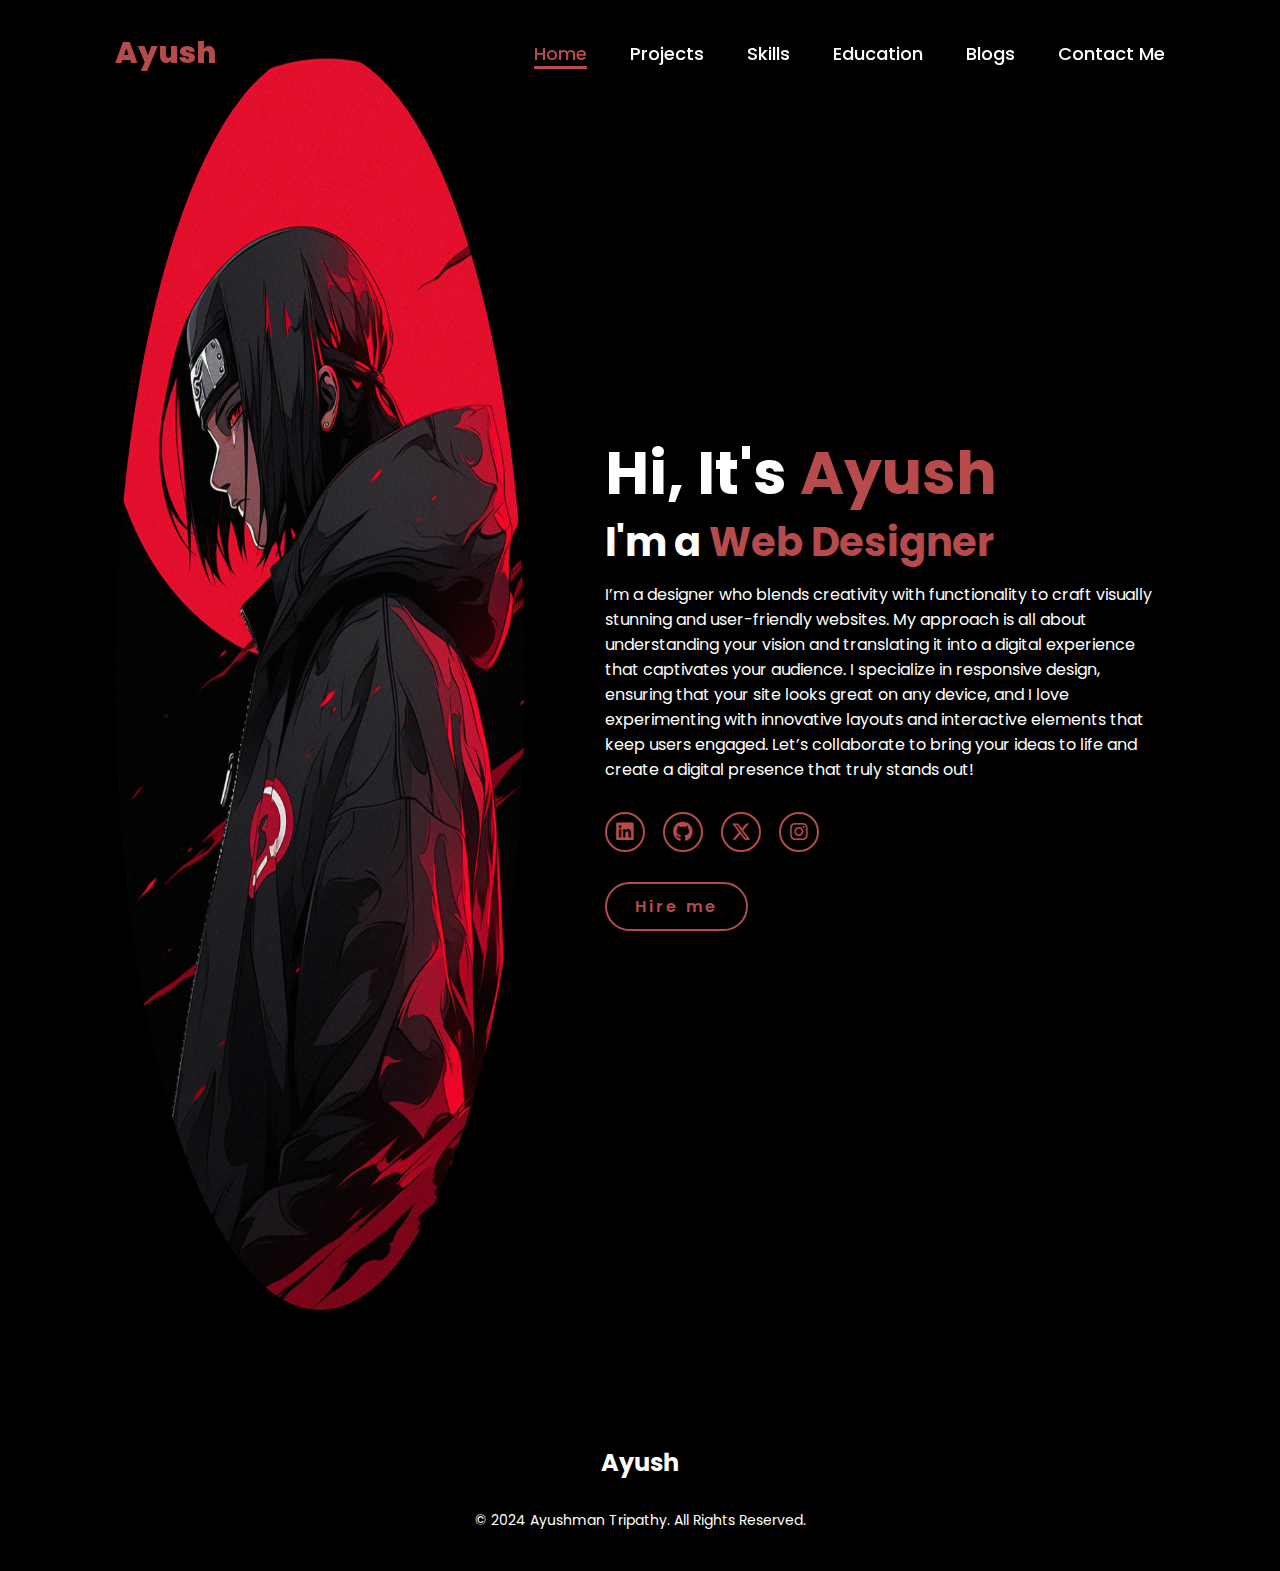
<file: index.html>
<!DOCTYPE html>
<html lang="en">
    
<head>
    <meta charset="UTF-8">
    <meta name="viewport" content="width=device-width, initial-scale=1.0">
    <link rel="stylesheet" href="https://cdnjs.cloudflare.com/ajax/libs/font-awesome/6.5.2/css/all.min.css">
    <link rel="stylesheet" href="style.css">
    <title>Portfolio Website</title>
</head>
<body>
    <header>
        <a href="#" class="logo">Ayush</a>

        <nav>
            <a href="#" class="active"> Home</a>
            <a href="projects.html" >Projects</a>
            <a href="skills.html" >Skills</a>
            <a href="education.html" >Education</a>
            <a href="Blogs.html" >Blogs</a>
            <a href="contact.html" >Contact Me</a>
        </nav>
    </header>
    <section class="home">
        <div class="home-img">
            <img src="main.jpg" alt="">
        </div>
        <div class="home-content">
            <h1>Hi, It's <span>Ayush</span></h1>
            <h3 class="text">I'm a <span>Web Designer</span></h3>
            <p> I’m a designer who blends creativity with functionality to craft visually stunning and user-friendly websites. My approach is all about understanding your vision and translating it into a digital experience that captivates your audience. I specialize in responsive design, ensuring that your site looks great on any device, and I love experimenting with innovative layouts and interactive elements that keep users engaged. Let’s collaborate to bring your ideas to life and create a digital presence that truly stands out!</p>

            <div class="social-icons">
                <a href="https://www.linkedin.com/in/ayushman-tripathy-9159b5330?utm_source=share&utm_campaign=share_via&utm_content=profile&utm_medium=android_app"><i class="fa-brands fa-linkedin"></i></a>
                <a href="https://github.com/Ayush-x007"><i class="fa-brands fa-github"></i></a>
                <a href="#"><i class="fa-brands fa-x-twitter"></i></a>
                <a href=" https://www.instagram.com/_aayush_x007?igsh=cjNmYWRyeWt1NnN1"><i class="fa-brands fa-instagram"></i></a>
            </div>
            <a href="contact.html" class="btn">Hire me</a>
        </div>
    </section>
    <footer>
        <div class="footer-content">
            <h4>Ayush</h4>
        </div>
        <div class="footer-bottom">
            <p>&copy; 2024 Ayushman Tripathy. All Rights Reserved.</p>
        </div>
    </footer>
</body>
</html>
</file>
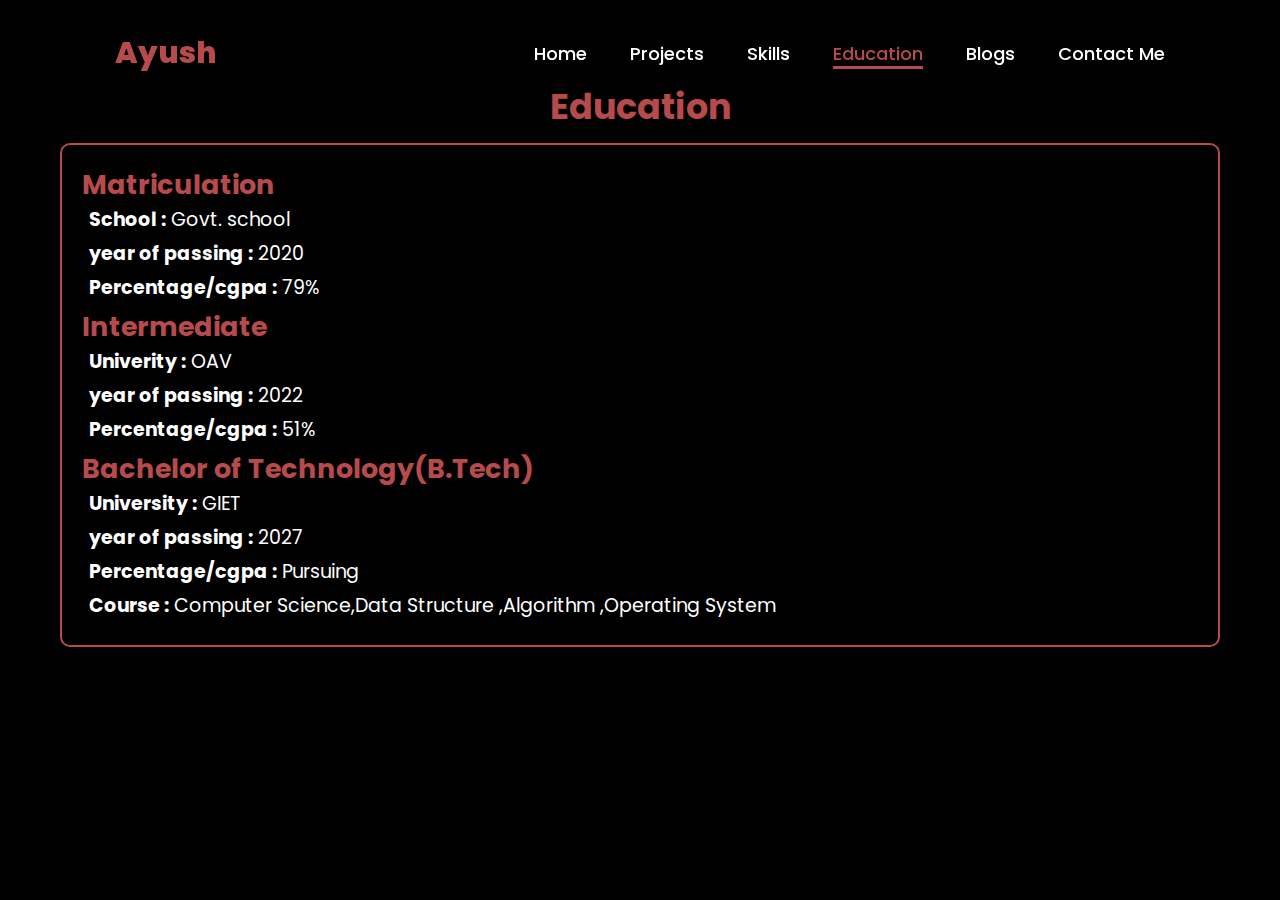
<file: education.html>
<!DOCTYPE html>
<html lang="en">
<head>
    <meta charset="UTF-8">
    <meta name="viewport" content="width=device-width, initial-scale=1.0">
    <link rel="stylesheet" href="education.css">
    <title>Document</title>
</head>
<body>
    <header>
        <a href="#" class="logo">Ayush</a>

        <nav>
            <a href="index.html" > Home</a>
            <a href="projects.html" >Projects</a>
            <a href="skills.html" >Skills</a>
            <a href="education.html" class="active">Education</a>
            <a href="Blogs.html" >Blogs</a>
            <a href="contact.html" >Contact Me</a>
        </nav>
    </header>
    <section id="education">
        <h2>Education</h2>
        <div class="education-cart">
          <h3>Matriculation</h3>
          <p><strong>School :</strong> Govt. school</p>
          <p><strong>year of passing :</strong> 2020</p>
          <p><strong>Percentage/cgpa :</strong> 79%</p>
    
          <h3>Intermediate</h3>
          <p><strong>Univerity :</strong> OAV </p>
          <p><strong>year of passing :</strong> 2022</p>
          <p><strong>Percentage/cgpa :</strong> 51%</p>
    
          <h3>Bachelor of Technology(B.Tech)</h3>
          <p><strong>University :</strong> GIET </p>
          <p><strong>year of passing :</strong> 2027</p>
          <p><strong>Percentage/cgpa :</strong> Pursuing</p>
          <p><strong>Course :</strong> Computer Science,Data Structure ,Algorithm ,Operating System</p>
        </div>
    </section>
</body>
</html>
</file>
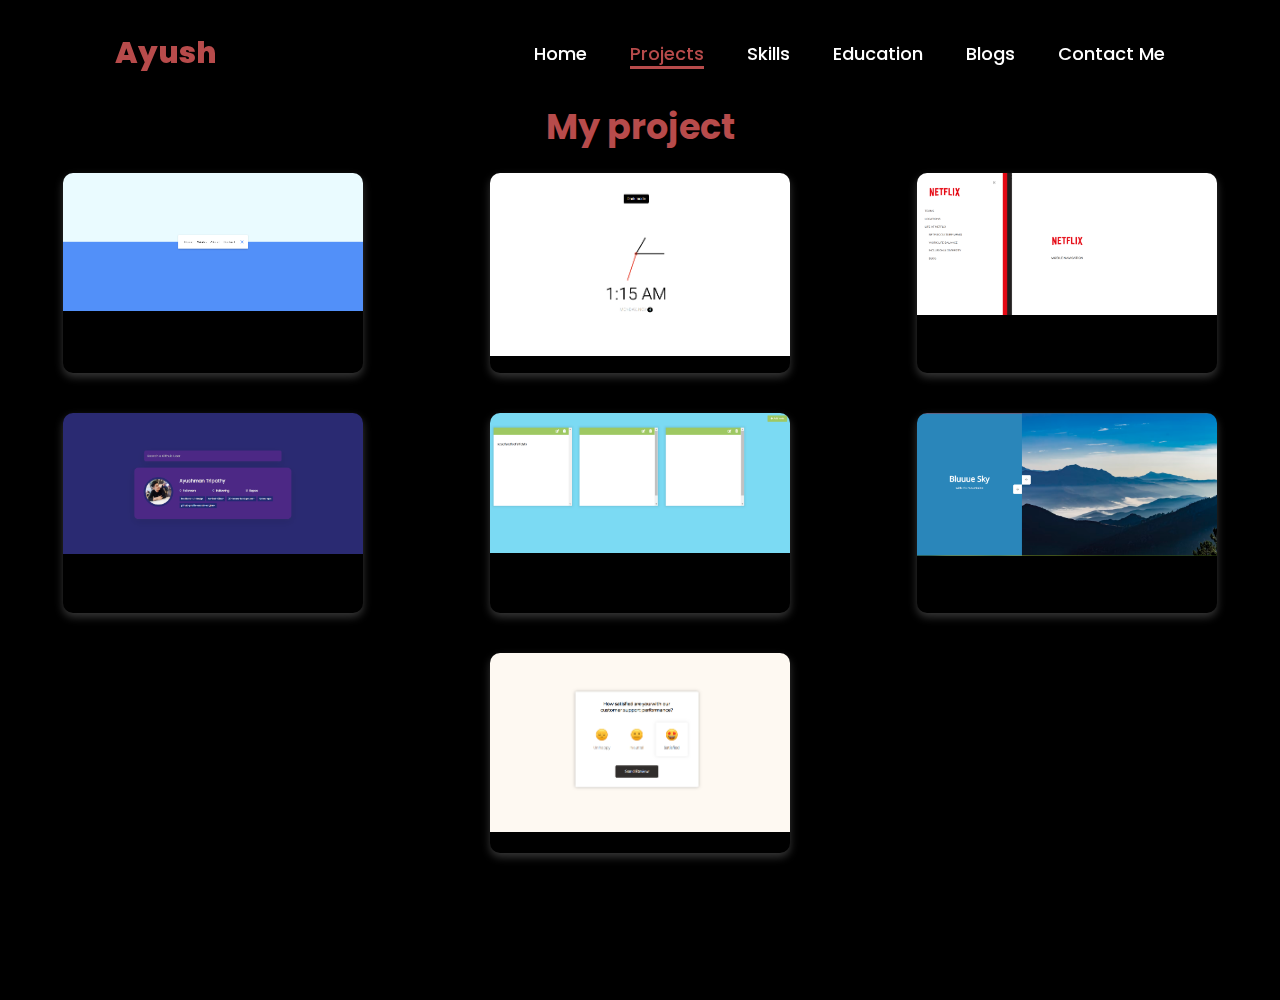
<file: projects.html>
<!DOCTYPE html>
<html lang="en">
<head>
    <meta charset="UTF-8">
    <meta name="viewport" content="width=device-width, initial-scale=1.0">
    <link rel="stylesheet" href="projects.css">
    <title>Document</title>
</head>
<body>
    <header>
        <a href="#" class="logo">Ayush</a>

        <nav>
            <a href="index.html" > Home</a>
            <a href="#" class="active" >Projects</a>
            <a href="skills.html" >Skills</a>
            <a href="education.html" >Education</a>
            <a href="Blogs.html" >Blogs</a>
            <a href="contact.html">Contact Me</a>
        </nav>
    </header>
    <section id="project">
        <h2>My project</h2>

        <div class="group-card">
            <div class="project-card">
                <div class="project-image">
                    <img src="Animated navigation.png" alt="project-image">
                </div>
                <div class="project-description">
                    <h3>Animated-nevigation</h3>
                    <p>A brief description of the project goes here.This is an overview of what the project is about <a
                            href="https://github.com/Ayush-x007/Animated-nevigation" class="view-botton">Live </a>
                        <a href="https://github.com/Ayush-x007/Animated-nevigation" class="view-botton">Code source</a>
                    </p>
                </div>
            </div>

            <div class="project-card">
                <div class="project-image">
                    <img src="theme clock.png" alt="project-image">
                </div>
                <div class="project-description">
                    <h3>Theme clock</h3>
                    <p>A brief description of the project goes here.This is an overview of what the project is about <a
                            href="https://github.com/Ayush-x007/Theme-clock" class="view-botton">Live </a>
                        <a href="https://github.com/Ayush-x007/Theme-clock" class="view-botton">Code source</a>
                    </p>
                </div>
            </div>
            <div class="project-card">
                <div class="project-image">
                    <img src="netflix nav.png" alt="project-image">
                </div>
                <div class="project-description">
                    <h3>netflix-nav</h3>
                    <p>A brief description of the project goes here.This is an overview of what the project is about <a
                            href="https://github.com/Ayush-x007/Netflix-mobile-nevigation" class="view-botton">Live </a>
                        <a href="https://github.com/Ayush-x007/Netflix-mobile-nevigation" class="view-botton">Code source</a>
                    </p>
                </div>
            </div>
            <div class="project-card">
                <div class="project-image">
                    <img src="github profile.png" alt="project-image">
                </div>
                <div class="project-description">
                    <h3>github profile searcher</h3>
                    <p>A brief description of the project goes here.This is an overview of what the project is about <a
                            href="https://github.com/Ayush-x007/github-profile-search-engine-" class="view-botton">Live </a>
                        <a href="https://github.com/Ayush-x007/github-profile-search-engine-" class="view-botton">Code source</a>
                    </p>
                </div>
            </div>
            <div class="project-card">
                <div class="project-image">
                    <img src="notes app.png" alt="project-image">
                </div>
                <div class="project-description">
                    <h3>Notes app</h3>
                    <p>A brief description of the project goes here.This is an overview of what the project is about <a
                            href="https://github.com/Ayush-x007/Notes-app" class="view-botton">Live </a>
                        <a href="https://github.com/Ayush-x007/Notes-app" class="view-botton">Code source</a>
                    </p>
                </div>
            </div>
            <div class="project-card">
                <div class="project-image">
                    <img src="Vertical slider.png" alt="project-image">
                </div>
                <div class="project-description">
                    <h3>Vertical slider</h3>
                    <p>A brief description of the project goes here.This is an overview of what the project is about <a
                            href="https://github.com/Ayush-x007/Vertical-Slider" class="view-botton">Live </a>
                        <a href="https://github.com/Ayush-x007/Vertical-Slider" class="view-botton">Code source</a>
                    </p>
                </div>
            </div>
            <div class="project-card">
                <div class="project-image">
                    <img src="feedback ui.png" alt="project-image">
                </div>
                <div class="project-description">
                    <h3>feedback ui design</h3>
                    <p>A brief description of the project goes here.This is an overview of what the project is about <a
                            href="https://github.com/Ayush-x007/feedback-ui-design" class="view-botton">Live </a>
                        <a href="https://github.com/Ayush-x007/feedback-ui-design" class="view-botton">Code source</a>
                    </p>
                </div>
            </div>
        </div>

    </section>
   
</body>
</html>
</file>
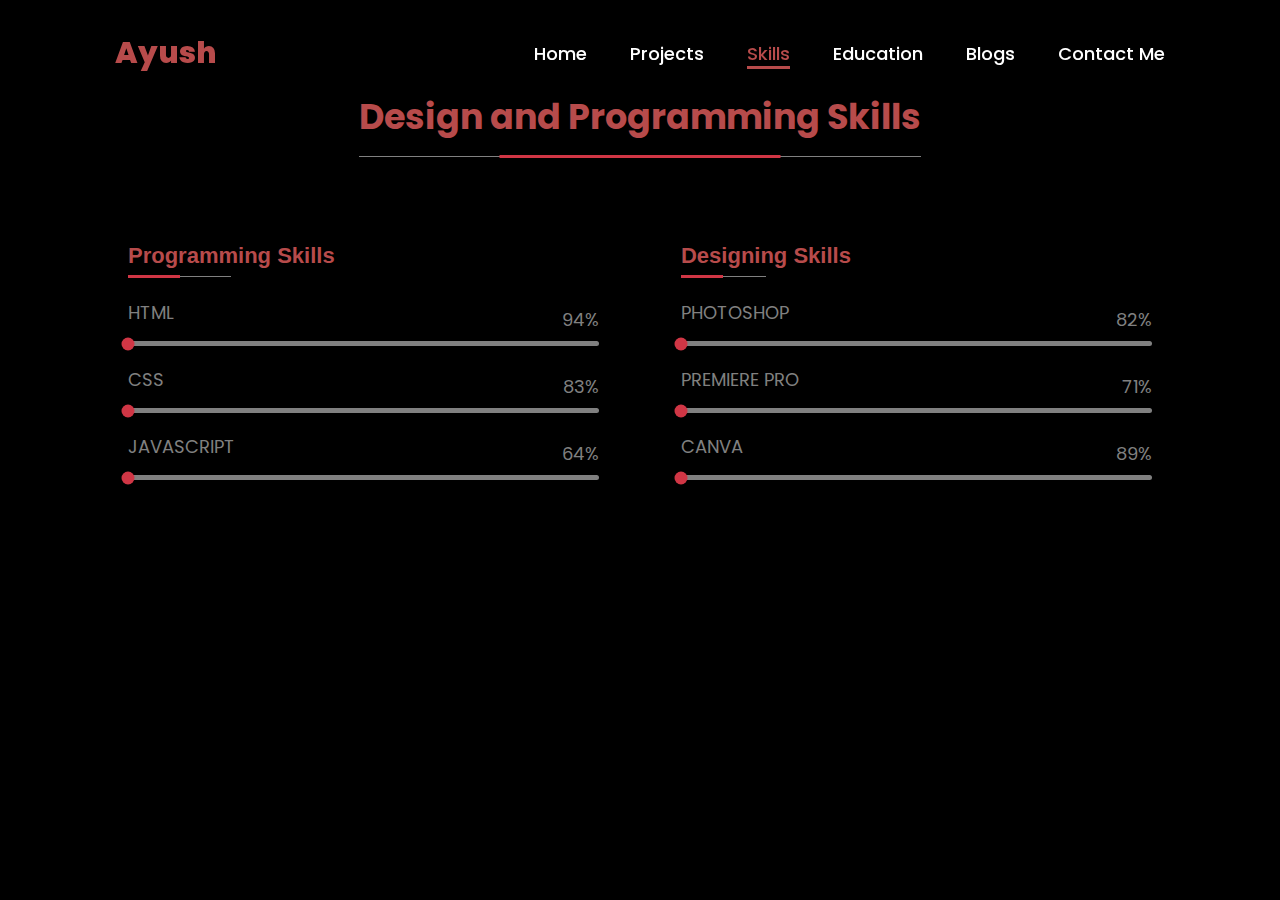
<file: skills.html>
<!DOCTYPE html>
<html>
<head>
	<link rel="stylesheet" type="text/css" href="skills.css">
	<meta name="viewport" content="width=device-width, initial-scale=1.0">
	<title>My Skills</title>
</head>
<body>
	<header>
        <a href="#" class="logo">Ayush</a>

        <nav>
            <a href="index.html" > Home</a>
            <a href="projects.html" >Projects</a>
            <a href="skills.html"class="active" >Skills</a>
            <a href="education.html" >Education</a>
            <a href="Blogs.html" >Blogs</a>
            <a href="contact.html">Contact Me</a>
        </nav>
    </header>
<div class="container">

	<div class="main-title">
		<h1>Design and Programming Skills</h1>
	</div>

	<div class="row">

		<section class="col">
			
			<div class="sub-title">
				<h2>Programming Skills</h2>
			</div>

			<div class="skills-container">
				
				<div class="skill">
					<div class="subject">HTML</div>
					<div class="progress-bar" value="94%">
						<div class="progress-line" style="max-width: 94%"></div>
					</div>
				</div>

				<div class="skill">
					<div class="subject">CSS</div>
					<div class="progress-bar" value="83%">
						<div class="progress-line" style="max-width: 83%"></div>
					</div>
				</div>

                <div class="skill">
					<div class="subject">JavaScript</div>
					<div class="progress-bar" value="64%">
						<div class="progress-line" style="max-width: 64%"></div>
					</div>
				</div>

			</div>
		</section>

		<section class="col">
			
			<div class="sub-title">
				<h2>Designing Skills</h2>
			</div>

			<div class="skills-container">
				
				<div class="skill">
					<div class="subject">Photoshop</div>
					<div class="progress-bar" value="82%">
						<div class="progress-line" style="max-width: 82%"></div>
					</div>
				</div>

				<div class="skill">
					<div class="subject">Premiere Pro</div>
					<div class="progress-bar" value="71%">
						<div class="progress-line" style="max-width: 71%"></div>
					</div>
				</div>

                <div class="skill">
					<div class="subject">Canva</div>
					<div class="progress-bar" value="89%">
						<div class="progress-line" style="max-width: 89%"></div>
					</div>
				</div>

			</div>
		</section>

	</div>

</div>
</body>
</html>
</file>
<file: style.css>
@import url('https://fonts.googleapis.com/css2?family=Poppins:wght@100;200;300;400;500;600&display=swap');

*{
    margin: 0;
    padding: 0;
    box-sizing: border-box;
    text-decoration: none;
    border: none;
    outline: none;
    font-family: 'Poppins', sans-serif;
}

html{
    font-size: 62.5%;
}

body{
    width: 100%;
    height: 100vh;
    overflow-x: hidden;
    background-color: black;
    color: white;
}

header{
    margin-top: 20px;
    position: fixed;
    top: 0;
    left: 0;
    width: 100%;
    padding: 1rem 9%;
    background-color: transparent;
    filter: drop-shadow(10px);
    display: flex;
    justify-content: space-between;
    align-items: center;
    z-index: 100;
}

.logo{
    font-size: 3rem;
    color: #b74b4b;
    font-weight: 800;
    cursor: pointer;
    transition: 0.5s ease;
}

.logo:hover{
    transform: scale(1.1);
}

nav a{
    font-size: 1.8rem;
    color: white;
    margin-left: 4rem;
    font-weight: 500;
    transition: 0.3s ease;
    border-bottom: 3px solid transparent;
}

nav a:hover,
nav a.active{
    color: #b74b4b;
    border-bottom: 3px solid #b74b4b;
}

@media(max-width:995px){
    nav{
        position: absolute;
        display: none;
        top: 0;
        right: 0;
        width: 40%;
        border-left: 3px solid #b74b4b;
        border-bottom: 3px solid #b74b4b;
        border-bottom-left-radius: 2rem;
        padding: 1rem solid;
        background-color: #161616;
        border-top: 0.1rem solid rgba(0,0,0,0.1);
    }

    nav.active{
        display: block;
    }

    nav a{
        display: block;
        font-size: 2rem;
        margin: 3rem 0;
    }

    nav a:hover,
    nav a.active{
        padding: 1rem;
        border-radius: 0.5rem;
        border-bottom: 0.5rem solid #b74b4b;
    }
}

section{
    min-height: 100vh;
    padding: 5rem 9% 5rem;
}

.home{
    display: flex;
    justify-content: center;
    align-items: center;
    gap: 8rem;
    background-color: black;
}

.home .home-content h1{
    font-size: 6rem;
    font-weight: 700;
    line-height: 1.3;
}

span{
    color: #b74b4b;
}

.home-content h3{
    font-size: 4rem;
    margin-bottom: 1rem;
    font-weight: 700;
}

.home-content p{
    font-size: 1.6rem;
}

.home-img{
    border-radius: 50%;
}

.home-img img{
    position: relative;
    width: 32vw;
    height: 140vh;
    border-radius: 50%;
    box-shadow: 0 0 25px solid #b74b4b;
    cursor: pointer;
    transition: 0.2s linear;
}

.home-img img:hover{
    font-size: 1.8rem;
    font-weight: 500;
}

.social-icons a{
    display: inline-flex;
    justify-content: center;
    align-items: center;
    width: 4rem;
    height: 4rem;
    background-color: transparent;
    border: 0.2rem solid #b74b4b;
    font-size: 2rem;
    border-radius: 50%;
    margin: 3rem 1.5rem 3rem 0;
    transition: 0.3s ease;
    color: #b74b4b;
}

.social-icons a:hover{
    color: black;
    transform: scale(1.3) translateY(-5px);
    background-color: #b74b4b;
    box-shadow: 0  0 25px #b74b4b;
}

.btn{
    display: inline-block;
    padding: 1rem 2.8rem;
    background-color: black;
    border-radius: 4rem;
    font-size: 1.6rem;
    color: #b74b4b;
    letter-spacing: 0.3rem;
    font-weight: 600;
    border: 2px solid #b74b4b;
    transition: 0.3s ease;
    cursor: pointer;
}

.btn:hover{
    transform: scale3d(1.03);
    background-color: #b74b4b;
    color: black;
    box-shadow: 0 0 25px #b74b4b;
}

@keyframes cursor{
    to{
        border-left: 3px solid #b74b4b;
    }
}

@media (max-width: 1000px){
    .home{
        gap: 4rem;
    }
}

@media(max-width:995px){
    .home{
        flex-direction: column;
        margin: 5rem 4rem;
    }

    .home .home-content h3{
        font-size: 2.5rem;
    }

    .home-content h1{
        font-size: 5rem;
    }

    .home-img img{
        width: 70vw;
        margin-top: 4rem;
    }
}
footer {
    background-color: transparent;
    color: white;
    padding: 30px 0;
    text-align: center;
    margin-top: 50px;
}

.footer-content h4 {
    font-size: 24px;
    margin-bottom: 10px;
}

.footer-content p {
    font-size: 16px;
}

.footer-bottom {
    background-color: transparent;
    padding: 10px 0;
    margin-top: 20px;
}

.footer-bottom p {
    margin: 0;
    font-size: 14px;
}
@media(max-width: 600px){
    body {
        padding: 0 1rem; 
    }

    header {
        padding: 1rem 5%; 
    }

    .logo {
        font-size: 1.3rem; 
    }
    nav {
        display: contents;
        position:relative;
        top: 0;
        right: 0;
        width: 40%;
        border-bottom-left-radius: 2rem;
        padding: 1rem solid;
        background-color: #161616;
        border-top: 0.1rem solid rgba(0,0,0,0.1);
    }
    
    nav a {
        font-size: 1rem; 
        margin-left: 2rem; 
        display: block;
        margin: 0.1rem 0;
    }
    nav a:hover,
    nav a.active{
        padding: 0.5rem;
        border-radius: 0.2rem;
        border-bottom: 0.2rem solid #b74b4b;
    }
    .home {
        flex-direction: column; 
        gap: 2rem; 
        margin: 3rem 0; 
    }

    .home .home-content h1 {
        font-size: 4rem; 
    }

    .home-content h3 {
        font-size: 2rem; 
    }

    .home-content p {
        font-size: 1.4rem; 
    }

    .home-img img {
        width: 80vw; 
        height: auto; 
        margin-top: 2rem; 
    }

    .btn {
        padding: 0.8rem 2rem; 
        font-size: 1.4rem; 
    }

    .social-icons a {
        width: 3rem; 
        height: 3rem; 
        font-size: 1.5rem; 
    }

    footer {
        padding: 20px 0;
    }

    .footer-content h4 {
        font-size: 20px; 
    }

    .footer-content p {
        font-size: 14px; 
    }

    .footer-bottom p {
        font-size: 12px;
    }
}
</file>
<file: education.css>
@import url('https://fonts.googleapis.com/css2?family=Poppins:wght@100;200;300;400;500;600&display=swap');

*{
    margin: 0;
    padding: 0;
    box-sizing: border-box;
    text-decoration: none;
    border: none;
    outline: none;
    font-family: 'Poppins', sans-serif;
}

html{
    font-size: 62.5%;
}

body{
    width: 100%;
    height: 100vh;
    overflow-x: hidden;
    background-color: black;
    color: white;
}

header{
    margin-top: 20px;
    position: fixed;
    top: 0;
    left: 0;
    width: 100%;
    padding: 1rem 9%;
    background-color: transparent;
    filter: drop-shadow(10px);
    display: flex;
    justify-content: space-between;
    align-items: center;
    z-index: 100;
}

.logo{
    font-size: 3rem;
    color: #b74b4b;
    font-weight: 800;
    cursor: pointer;
    transition: 0.5s ease;
}

.logo:hover{
    transform: scale(1.1);
}

nav a{
    font-size: 1.8rem;
    color: white;
    margin-left: 4rem;
    font-weight: 500;
    transition: 0.3s ease;
    border-bottom: 3px solid transparent;
}

nav a:hover,
nav a.active{
    color: #b74b4b;
    border-bottom: 3px solid #b74b4b;
}

@media(max-width:995px){
    nav{
        position: absolute;
        display: none;
        top: 0;
        right: 0;
        width: 40%;
        border-left: 3px solid #b74b4b;
        border-bottom: 3px solid #b74b4b;
        border-bottom-left-radius: 2rem;
        padding: 1rem solid;
        background-color: #161616;
        border-top: 0.1rem solid rgba(0,0,0,0.1);
    }

    nav.active{
        display: block;
    }

    nav a{
        display: block;
        font-size: 2rem;
        margin: 3rem 0;
    }

    nav a:hover,
    nav a.active{
        padding: 1rem;
        border-radius: 0.5rem;
        border-bottom: 0.5rem solid #b74b4b;
    }
}
#education{
    padding: 50px;
    background-color: black;
}

#education h2{
    text-align: center;
    font-size: 3.5rem;
    color: #b74b4b;
    margin-top: 30px;
    margin-bottom: 20px;
}
.education-cart{
    text-align: left;
    font-size: 2.0rem;
    color: black;
    margin: 10px;
 }
 .education-cart{
    background-color: transparent;
    border: 2px solid #b74b4b;
    padding: 20px;
    border-radius: 10px;
    margin: 10px ;
    box-shadow: 0 40px 8px rgb(136, 107, 53)(0,0,00,1);
 }
 .education-cart h3{
    color:#b74b4b;
    font-size: 2.7rem;
    
 }
 .education-cart p{
    font-size: 1.9rem;
    color: white;
    margin: 0 7px;
    margin-bottom: 5px;
 }
 .education-cart strong{
    color: white;
 }
 @media(max-width: 600px){
    body {
      padding: 0 1rem; 
  }

  header {
      padding: 1rem 5%; 
  }

  .logo {
      font-size: 1.3rem;
  }
  nav {
      display: contents;
      position:relative;
      top: 0;
      right: 0;
      width: 40%;
      border-bottom-left-radius: 2rem;
      padding: 1rem solid;
      background-color: #161616;
      border-top: 0.1rem solid rgba(0,0,0,0.1);
  }
  
  nav a {
      font-size: 1rem; 
      margin-left: 2rem; 
      display: block;
      margin: 0.1rem 0;
  }
  nav a:hover,
  nav a.active{
      padding: 0.5rem;
      border-radius: 0.2rem;
      border-bottom: 0.2rem solid #b74b4b;
  }
  #education {
    padding: 30px; 
    background-color: black;
}

#education h2 {
    text-align: center;
    font-size: 2.5rem; 
    color: #b74b4b;
    margin-top: 40px; 
    margin-bottom: 15px; 
}

.education-cart {
    text-align: left;
    font-size: 1.6rem; 
    color: black;
    margin: 10px;
    background-color: transparent;
    border: 2px solid #b74b4b;
    padding: 15px;
    border-radius: 10px;
    margin: 10px;
    box-shadow: 0 40px 8px rgba(136, 107, 53, 0.1); 
}

.education-cart h3 {
    color: #b74b4b;
    font-size: 2rem; 
}

.education-cart p {
    font-size: 1.4rem; 
    color: white;
    margin: 0 5px; 
    margin-bottom: 5px;
}

.education-cart strong {
    color: white;
}

}
</file>
<file: projects.css>
@import url('https://fonts.googleapis.com/css2?family=Poppins:wght@100;200;300;400;500;600&display=swap');

*{
    margin: 0;
    padding: 0;
    box-sizing: border-box;
    text-decoration: none;
    border: none;
    outline: none;
    font-family: 'Poppins', sans-serif;
}

html{
    font-size: 62.5%;
}

body{
    width: 100%;
    height: 100vh;
    overflow-x: hidden;
    background-color: black;
    color: white;
}

header{
    margin-top: 20px;
    position: fixed;
    top: 0;
    left: 0;
    width: 100%;
    padding: 1rem 9%;
    background-color: transparent;
    filter: drop-shadow(10px);
    display: flex;
    justify-content: space-between;
    align-items: center;
    z-index: 100;
}

.logo{
    font-size: 3rem;
    color: #b74b4b;
    font-weight: 800;
    cursor: pointer;
    transition: 0.5s ease;
}

.logo:hover{
    transform: scale(1.1);
}

nav a{
    font-size: 1.8rem;
    color: white;
    margin-left: 4rem;
    font-weight: 500;
    transition: 0.3s ease;
    border-bottom: 3px solid transparent;
}

nav a:hover,
nav a.active{
    color: #b74b4b;
    border-bottom: 3px solid #b74b4b;
}

@media(max-width:995px){
    nav{
        position: absolute;
        display: none;
        top: 0;
        right: 0;
        width: 40%;
        border-left: 3px solid #b74b4b;
        border-bottom: 3px solid #b74b4b;
        border-bottom-left-radius: 2rem;
        padding: 1rem solid;
        background-color: #161616;
        border-top: 0.1rem solid rgba(0,0,0,0.1);
    }

    nav.active{
        display: block;
    }

    nav a{
        display: block;
        font-size: 2rem;
        margin: 3rem 0;
    }

    nav a:hover,
    nav a.active{
        padding: 1rem;
        border-radius: 0.5rem;
        border-bottom: 0.5rem solid #b74b4b;
    }
}
#project{
background-color: black;
margin-top: 10rem;

}
#project h2{
    text-align: center;
    font-size: 3.5rem;
    color: #b74b4b;
    margin-top: 30px;
    margin-bottom: 10px;
}
.group-card{
    display: flex;
    justify-content: space-around;
    flex-wrap: wrap;
    
}
.project-card{
    position: relative;
    height: 200px;
    width: 300px;
    margin: 20px;
    overflow: hidden;
    border-radius: 10px;
    box-shadow: 0   4px 8px rgba(182, 182, 182, 0.3)  ;
    
    }
    .project-image img{
        width: 100%;
        height: 100%;
        object-fit: cover;
    }
    .project-description{
        position: absolute;
        top: 0%;
        left: -100%;
        width: 100%;
        height: 100%;
        background-color: rgba(0,0,0,0.8);
        color: #fff;
        display: flex;
        flex-direction: column;
        justify-content: center;
        align-items: center;
        transition: left 0.5s ease;
    }
    .project-description h3{
        margin: 0;
        font-size: 1.5rem;
        color: #ffdd77;
    }
    .project-description p{
        margin: 10px 0;
        padding: 0 20px;
        font-size:1em ;
    }
    .project-card:hover
    .project-description{
        left: 0;
        
    }
    .view-botton{
        text-decoration: none;
        color: #fff;
        background-color: #ff704d;
        padding: 10px 20px;
        transition: background-color 0.3s ease;
    }
    @media(max-width: 600px){
        body {
          padding: 0 1rem; 
      }
    
      header {
          padding: 1rem 5%;
      }
    
      .logo {
          font-size: 1.3rem; 
      }
      nav {
          display: contents;
          position:relative;
          top: 0;
          right: 0;
          width: 40%;
          border-bottom-left-radius: 2rem;
          padding: 1rem solid;
          background-color: #161616;
          border-top: 0.1rem solid rgba(0,0,0,0.1);
      }
      
      nav a {
          font-size: 1rem; 
          margin-left: 2rem; 
          display: block;
          margin: 0.1rem 0;
      }
      nav a:hover,
      nav a.active{
          padding: 0.5rem;
          border-radius: 0.2rem;
          border-bottom: 0.2rem solid #b74b4b;
      }
      #project h2 {
        font-size: 2.5rem; 
        margin-top: 20px; 
    }

    .project-card {
        width: 90%; 
        margin: 10px auto; 
    }

    .project-description h3 {
        font-size: 1.2rem; 
    }

    .project-description p {
        font-size: 0.8rem; 
    }

    .view-botton {
        padding: 8px 16px;
    }
}
</file>
<file: skills.css>
@import url('https://fonts.googleapis.com/css2?family=Poppins:wght@100;200;300;400;500;600&display=swap');


*{
    margin: 0;
    padding: 0;
    box-sizing: border-box;
    text-decoration: none;
    border: none;
    outline: none;
    font-family: 'Poppins', sans-serif;
}

html{
    font-size: 62.5%;
}

body{
    width: 100%;
    height: 100vh;
    overflow-x: hidden;
    background-color: black;
    color: white;
}

header{
    margin-top: 20px;
    position: fixed;
    top: 0;
    left: 0;
    width: 100%;
    padding: 1rem 9%;
    background-color: transparent;
    filter: drop-shadow(10px);
    display: flex;
    justify-content: space-between;
    align-items: center;
    z-index: 100;
}

.logo{
    font-size: 3rem;
    color: #b74b4b;
    font-weight: 800;
    cursor: pointer;
    transition: 0.5s ease;
}

.logo:hover{
    transform: scale(1.1);
}

nav a{
    font-size: 1.8rem;
    color: white;
    margin-left: 4rem;
    font-weight: 500;
    transition: 0.3s ease;
    border-bottom: 3px solid transparent;
}

nav a:hover,
nav a.active{
    color: #b74b4b;
    border-bottom: 3px solid #b74b4b;
}

@media(max-width:995px){
    nav{
        position: absolute;
        display: none;
        top: 0;
        right: 0;
        width: 40%;
        border-left: 3px solid #b74b4b;
        border-bottom: 3px solid #b74b4b;
        border-bottom-left-radius: 2rem;
        padding: 1rem solid;
        background-color: #161616;
        border-top: 0.1rem solid rgba(0,0,0,0.1);
    }

    nav.active{
        display: block;
    }

    nav a{
        display: block;
        font-size: 2rem;
        margin: 3rem 0;
    }

    nav a:hover,
    nav a.active{
        padding: 1rem;
        border-radius: 0.5rem;
        border-bottom: 0.5rem solid #b74b4b;
    }
}
.container{
	position: relative;
	width: 100%;
	min-height: 100vh;
	padding: 30px 10%;
}
.container .main-title{
	max-width: 700px;
	margin: 0px auto;
	text-align: center;
	font-family: helvetica;
}
.container .main-title h1{
	position: relative;
	font-size: 3.5rem;
	color: #b74b4b;
	margin-bottom: 30px;
	display: inline-block;
    margin-top: 60px;
}
.container .main-title h1::before{
	content: '';
	position: absolute;
	width: 100%;
	height: 1px;
	top: 125%;
	left: 0;
	background-color: #808080;
}
.container .main-title h1::after{
	content: '';
	position: absolute;
	width: 50%;
	height: 3px;
	background-color: #d03645;
	top: calc(125% - 1px);
	left: 50%;
	transform: translateX(-50%);
}
.container .row{
	width: 100%;
	display: flex;
	justify-content: space-between;
	margin-top: 70px;
}
.row .col{
	flex-basis: 46%;
}
.row .sub-title h2{
	position: relative;
	color: #b74b4b;
	font-size: 22px;
	font-family: helvetica;
	display: inline-block;
	margin-bottom: 30px;
}
.row .sub-title h2::before{
	content: '';
	position: absolute;
	width: 50%;
	height: 1px;
	top: 125%;
	left: 0;
	background-color: #808080;
}
.row .sub-title h2::after{
	content: '';
	position: absolute;
	width: 25%;
	height: 3px;
	top: calc(125% - 1px);
	left: 0;
	background-color: #d03645;
}
.subject{
	font-size: 18px;
	font-weight: thin;
	color: #808080;
	padding-bottom: 15px;
	text-transform: uppercase;
}
.progress-bar{
	position: relative;
	width: 100%;
	height: 5px;
	background-color: #808080;
	border-radius: 15px;
	margin-bottom: 20px;
}
.progress-bar::after{
	position: absolute;
	content: attr(value);
	top: -35px;
	right: 0;
	color: #808080;
	font-size: 18px;
}
.progress-line{
	position: absolute;
	width: 0%;
	height: 7px;
	background-color: #d03645;
	border-radius: 15px;
	top: -1px;
	animation: animate 1.5s cubic-bezier(1, 0.2, 0.2, 1) forwards;
}
@keyframes animate{
	100%{
		width: 100%;
	}
}
.progress-line::after{
	content: '';
	position: absolute;
	width: 13px;
	height: 13px;
	border-radius: 50%;
	top: 50%;
	left: 100%;
	transform: translate(-50%, -50%);
	background-color: #d03645;
}
@media(max-width: 768px){
	.container{
		padding: 30px 8%;
	}
}
@media(max-width: 568px){
	.container .row{
		flex-direction: column;
	}
	.container .main-title h1{
		font-size: 36px;
	}
	.container .row{
		margin-top: 30px;
	}
	.row .col:nth-child(2){
		margin-top: 20px;
	}
}
@media(max-width: 600px){
    body {
      padding: 0 1rem; 
  }

  header {
      padding: 1rem 5%;
  }

  .logo {
      font-size: 1.3rem; 
  }
  nav {
      display: contents;
      position:relative;
      top: 0;
      right: 0;
      width: 40%;
      border-bottom-left-radius: 2rem;
      padding: 1rem solid;
      background-color: #161616;
      border-top: 0.1rem solid rgba(0,0,0,0.1);
  }
  
  nav a {
      font-size: 1rem; 
      margin-left: 2rem;
      display: block;
      margin: 0.1rem 0;
  }
  nav a:hover,
  nav a.active{
      padding: 0.5rem;
      border-radius: 0.2rem;
      border-bottom: 0.2rem solid #b74b4b;
  }
  .container .main-title h1 {
	font-size: 2rem;
	}

}
</file>
